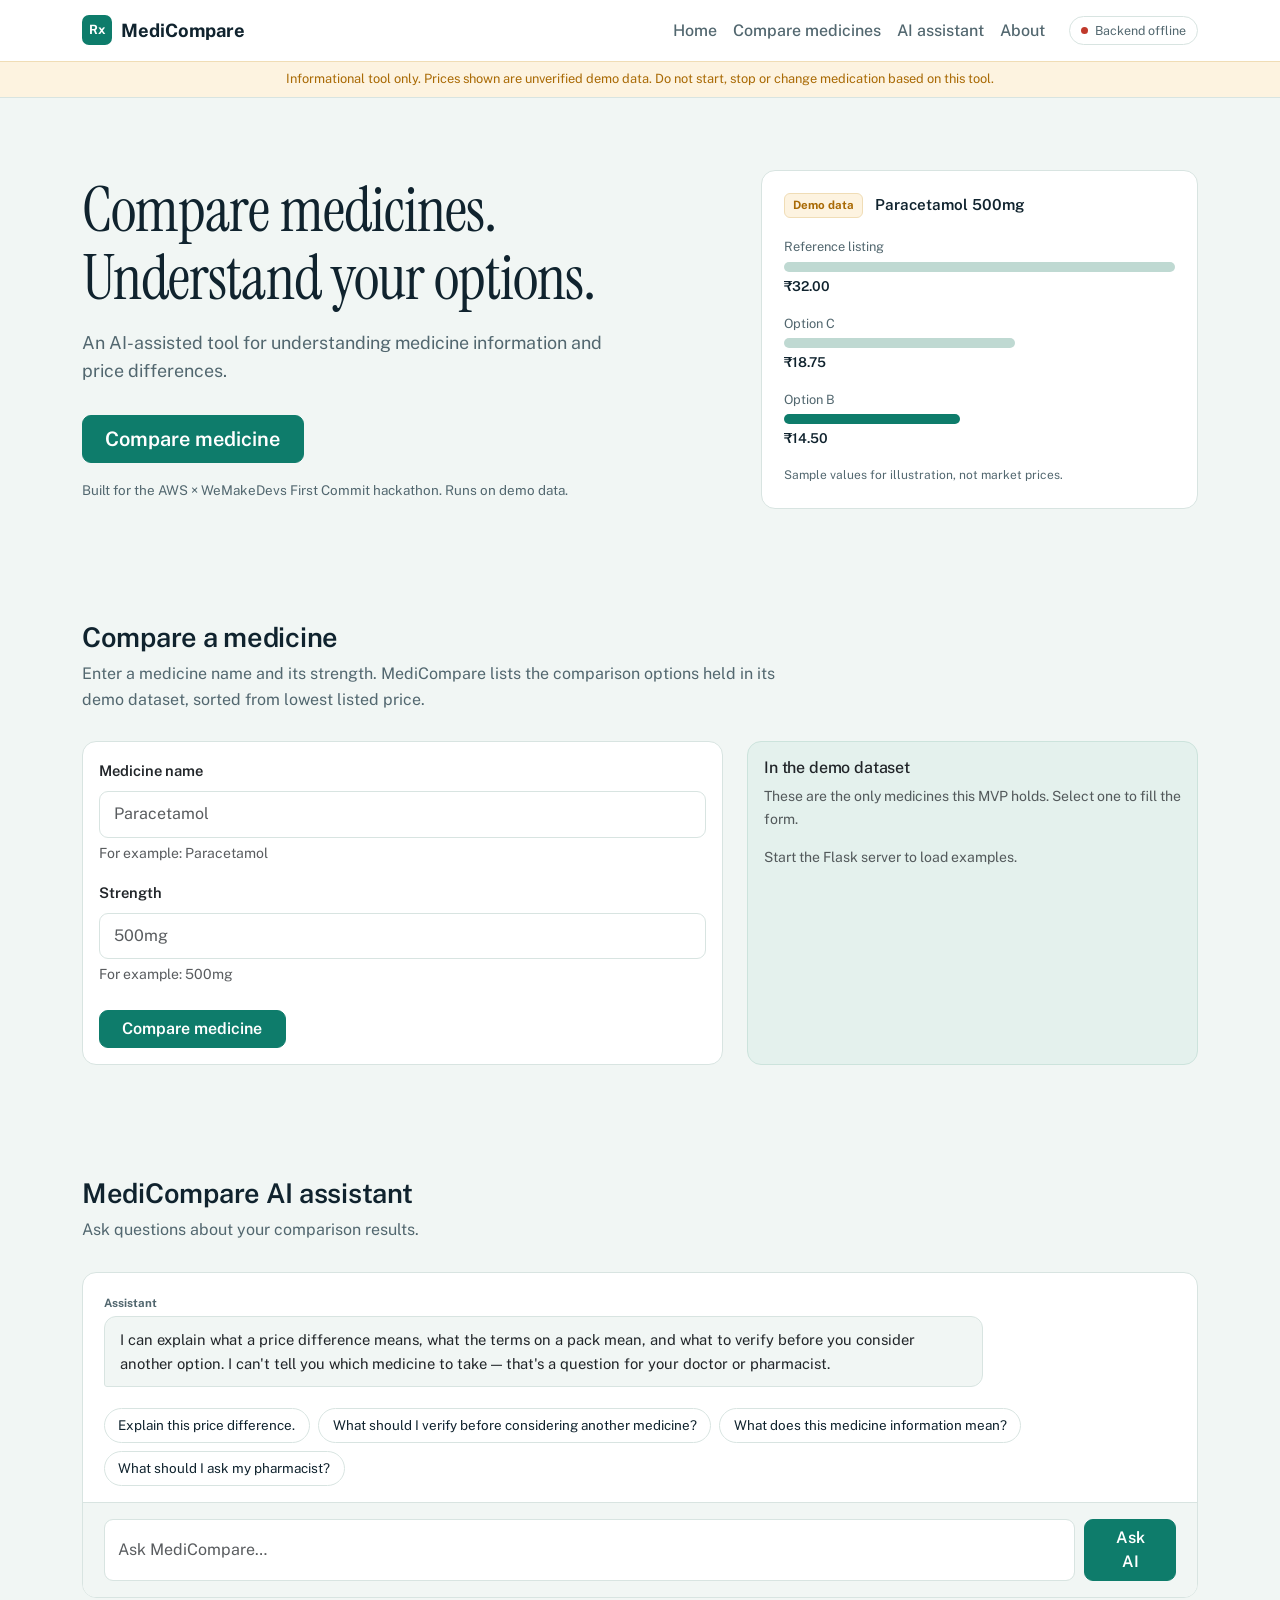
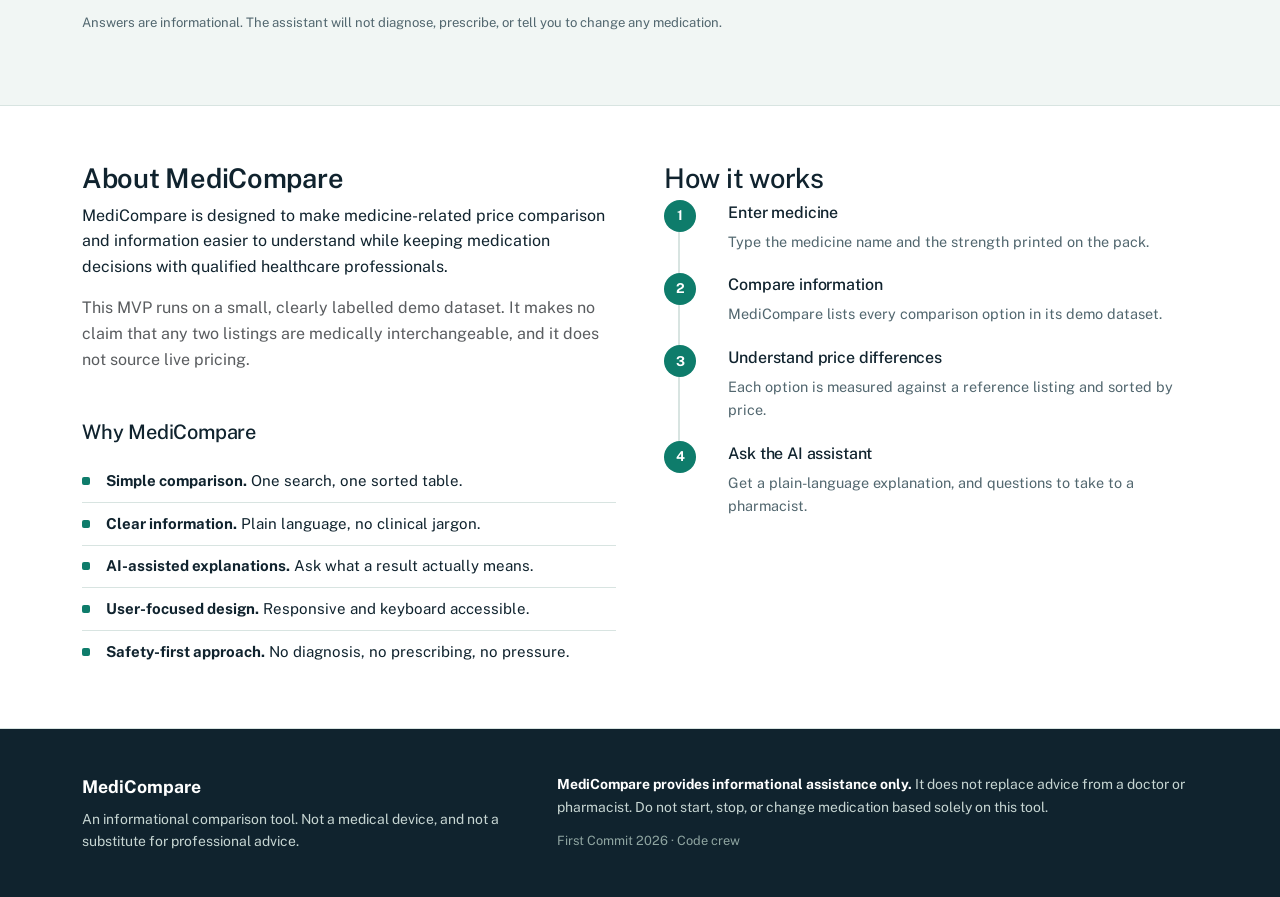
<file: index.html>
<!DOCTYPE html>
<html lang="en">
<head>
  <meta charset="UTF-8">
  <meta name="viewport" content="width=device-width, initial-scale=1">
  <title>MediCompare — Compare medicine information and price differences</title>
  <meta name="description" content="An AI-assisted tool for understanding medicine information and price differences. Informational only; it does not replace a doctor or pharmacist.">

  <link rel="preconnect" href="https://fonts.googleapis.com">
  <link rel="preconnect" href="https://fonts.gstatic.com" crossorigin>
  <link href="https://fonts.googleapis.com/css2?family=Instrument+Serif:ital@0;1&family=Public+Sans:wght@400;500;600;700&display=swap" rel="stylesheet">

  <link href="https://cdn.jsdelivr.net/npm/bootstrap@5.3.3/dist/css/bootstrap.min.css" rel="stylesheet">
  <link href="style.css" rel="stylesheet">
</head>
<body>

  <!-- Skip link for keyboard users -->
  <a class="skip-link" href="#main">Skip to main content</a>

  <header class="site-header">
    <nav class="navbar navbar-expand-lg" aria-label="Main navigation">
      <div class="container">
        <a class="navbar-brand" href="#home">
          <span class="brand-mark" aria-hidden="true">Rx</span>
          MediCompare
        </a>
        <button class="navbar-toggler" type="button" data-bs-toggle="collapse"
                data-bs-target="#mainNav" aria-controls="mainNav"
                aria-expanded="false" aria-label="Toggle navigation">
          <span class="navbar-toggler-icon"></span>
        </button>
        <div class="collapse navbar-collapse" id="mainNav">
          <ul class="navbar-nav ms-auto align-items-lg-center">
            <li class="nav-item"><a class="nav-link" href="#home">Home</a></li>
            <li class="nav-item"><a class="nav-link" href="#compare">Compare medicines</a></li>
            <li class="nav-item"><a class="nav-link" href="#assistant">AI assistant</a></li>
            <li class="nav-item"><a class="nav-link" href="#about">About</a></li>
            <li class="nav-item ms-lg-3">
              <span class="status-chip" id="backendStatus" role="status">
                <span class="status-dot" aria-hidden="true"></span>
                <span id="backendStatusText">Checking backend…</span>
              </span>
            </li>
          </ul>
        </div>
      </div>
    </nav>

    <!-- Stays visible at the top of every section -->
    <p class="header-disclaimer">
      Informational tool only. Prices shown are unverified demo data. Do not start,
      stop or change medication based on this tool.
    </p>
  </header>

  <main id="main">

    <!-- ============================= HERO ============================= -->
    <section id="home" class="hero">
      <div class="container">
        <div class="row align-items-center g-5">
          <div class="col-lg-7">
            <h1 class="hero-title">Compare medicines.<br>Understand your options.</h1>
            <p class="hero-subtitle">
              An AI-assisted tool for understanding medicine information and price differences.
            </p>
            <a class="btn btn-primary btn-lg" href="#compare">Compare medicine</a>
            <p class="hero-note">
              Built for the AWS × WeMakeDevs First Commit hackathon. Runs on demo data.
            </p>
          </div>
          <div class="col-lg-5">
            <figure class="hero-panel">
              <figcaption class="hero-panel-head">
                <span class="badge-demo">Demo data</span>
                <span>Paracetamol 500mg</span>
              </figcaption>
              <ul class="hero-bars">
                <li><span class="bar-label">Reference listing</span><span class="bar" style="width:100%"></span><span class="bar-price">₹32.00</span></li>
                <li><span class="bar-label">Option C</span><span class="bar" style="width:59%"></span><span class="bar-price">₹18.75</span></li>
                <li><span class="bar-label">Option B</span><span class="bar bar-low" style="width:45%"></span><span class="bar-price">₹14.50</span></li>
              </ul>
              <p class="hero-panel-foot">Sample values for illustration, not market prices.</p>
            </figure>
          </div>
        </div>
      </div>
    </section>

    <!-- =========================== SEARCH ============================ -->
    <section id="compare" class="section">
      <div class="container">
        <h2 class="section-title">Compare a medicine</h2>
        <p class="section-lead">
          Enter a medicine name and its strength. MediCompare lists the comparison
          options held in its demo dataset, sorted from lowest listed price.
        </p>

        <div class="row g-4">
          <div class="col-lg-7">
            <div class="card panel">
              <div class="card-body">
                <form id="compareForm" novalidate>
                  <div class="mb-3">
                    <label for="medicineInput" class="form-label">Medicine name</label>
                    <input type="text" class="form-control" id="medicineInput"
                           name="medicine" placeholder="Paracetamol"
                           autocomplete="off" aria-describedby="medicineHelp">
                    <div id="medicineHelp" class="form-text">For example: Paracetamol</div>
                  </div>

                  <div class="mb-4">
                    <label for="strengthInput" class="form-label">Strength</label>
                    <input type="text" class="form-control" id="strengthInput"
                           name="strength" placeholder="500mg"
                           autocomplete="off" aria-describedby="strengthHelp">
                    <div id="strengthHelp" class="form-text">For example: 500mg</div>
                  </div>

                  <button type="submit" class="btn btn-primary" id="compareButton">
                    <span class="spinner-border spinner-border-sm d-none" id="compareSpinner" aria-hidden="true"></span>
                    <span id="compareButtonText">Compare medicine</span>
                  </button>
                </form>

                <div id="compareMessage" class="alert mt-4 d-none" role="alert"></div>
              </div>
            </div>
          </div>

          <div class="col-lg-5">
            <div class="card panel panel-muted h-100">
              <div class="card-body">
                <h3 class="h6">In the demo dataset</h3>
                <p class="small text-muted">
                  These are the only medicines this MVP holds. Select one to fill the form.
                </p>
                <div id="exampleList" class="example-list">
                  <span class="small text-muted">Loading examples…</span>
                </div>
              </div>
            </div>
          </div>
        </div>
      </div>
    </section>

    <!-- =========================== RESULTS =========================== -->
    <section id="results" class="section section-alt d-none" aria-live="polite">
      <div class="container">

        <div class="results-head">
          <div>
            <h2 class="section-title mb-1" id="resultTitle">Comparison results</h2>
            <p class="section-lead mb-0" id="resultSubtitle">Demo comparison data</p>
          </div>
          <span class="badge-demo badge-demo-lg">Demo data</span>
        </div>

        <div class="notice-demo" id="resultNotice" role="note"></div>

        <!-- Savings summary -->
        <div class="row g-3 my-1" id="savingsRow">
          <div class="col-md-4">
            <div class="stat-card">
              <span class="stat-label">Reference price</span>
              <span class="stat-value" id="referencePrice">—</span>
              <span class="stat-meta" id="referenceOption">—</span>
            </div>
          </div>
          <div class="col-md-4">
            <div class="stat-card">
              <span class="stat-label">Lowest listed comparison price</span>
              <span class="stat-value" id="comparisonPrice">—</span>
              <span class="stat-meta" id="comparisonOption">—</span>
            </div>
          </div>
          <div class="col-md-4">
            <div class="stat-card stat-card-accent">
              <span class="stat-label">Potential difference</span>
              <span class="stat-value" id="potentialDifference">—</span>
              <span class="stat-meta">Arithmetic difference in demo data only</span>
            </div>
          </div>
        </div>

        <!-- Comparison table -->
        <div class="card panel mt-3">
          <div class="table-responsive">
            <table class="table table-hover align-middle mb-0">
              <caption class="visually-hidden">
                Demo comparison options sorted from lowest listed price to highest
              </caption>
              <thead>
                <tr>
                  <th scope="col">Comparison option</th>
                  <th scope="col">Price</th>
                  <th scope="col">Price difference</th>
                  <th scope="col">Potential savings</th>
                </tr>
              </thead>
              <tbody id="resultsBody"></tbody>
            </table>
          </div>
        </div>

        <!-- Per-option information -->
        <h3 class="h5 mt-5 mb-3">General information</h3>
        <div class="row g-3" id="infoCards"></div>

        <div class="disclaimer-block mt-4">
          <strong>Medical disclaimer.</strong>
          MediCompare provides informational assistance only. It does not replace advice
          from a doctor or pharmacist. Do not start, stop, or change medication based
          solely on this tool.
        </div>
      </div>
    </section>

    <!-- ========================= AI ASSISTANT ========================= -->
    <section id="assistant" class="section">
      <div class="container">
        <h2 class="section-title">MediCompare AI assistant</h2>
        <p class="section-lead">Ask questions about your comparison results.</p>

        <div class="card panel chat-panel">
          <div class="chat-log" id="chatLog" aria-live="polite" aria-label="Conversation">
            <div class="chat-msg chat-msg-ai">
              <span class="chat-role">Assistant</span>
              <p>
                I can explain what a price difference means, what the terms on a pack
                mean, and what to verify before you consider another option. I can't tell
                you which medicine to take — that's a question for your doctor or pharmacist.
              </p>
            </div>
          </div>

          <div class="chat-suggestions" id="chatSuggestions">
            <button type="button" class="chip">Explain this price difference.</button>
            <button type="button" class="chip">What should I verify before considering another medicine?</button>
            <button type="button" class="chip">What does this medicine information mean?</button>
            <button type="button" class="chip">What should I ask my pharmacist?</button>
          </div>

          <form id="chatForm" class="chat-form" novalidate>
            <label for="chatInput" class="visually-hidden">Your question</label>
            <input type="text" class="form-control" id="chatInput"
                   placeholder="Ask MediCompare…" autocomplete="off" maxlength="1000">
            <button type="submit" class="btn btn-primary" id="chatButton">
              <span class="spinner-border spinner-border-sm d-none" id="chatSpinner" aria-hidden="true"></span>
              <span id="chatButtonText">Ask AI</span>
            </button>
          </form>

          <div id="chatMessage" class="alert alert-warning m-3 mt-0 d-none" role="alert"></div>
        </div>

        <p class="chat-foot">
          Answers are informational. The assistant will not diagnose, prescribe, or tell
          you to change any medication.
        </p>
      </div>
    </section>

    <!-- ============================ ABOUT ============================= -->
    <section id="about" class="section section-alt">
      <div class="container">
        <div class="row g-5">
          <div class="col-lg-6">
            <h2 class="section-title">About MediCompare</h2>
            <p>
              MediCompare is designed to make medicine-related price comparison and
              information easier to understand while keeping medication decisions with
              qualified healthcare professionals.
            </p>
            <p class="text-muted">
              This MVP runs on a small, clearly labelled demo dataset. It makes no claim
              that any two listings are medically interchangeable, and it does not source
              live pricing.
            </p>

            <h3 class="h5 mt-5 mb-3">Why MediCompare</h3>
            <ul class="feature-list">
              <li><strong>Simple comparison.</strong> One search, one sorted table.</li>
              <li><strong>Clear information.</strong> Plain language, no clinical jargon.</li>
              <li><strong>AI-assisted explanations.</strong> Ask what a result actually means.</li>
              <li><strong>User-focused design.</strong> Responsive and keyboard accessible.</li>
              <li><strong>Safety-first approach.</strong> No diagnosis, no prescribing, no pressure.</li>
            </ul>
          </div>

          <div class="col-lg-6">
            <h3 class="section-title h2">How it works</h3>
            <ol class="steps">
              <li>
                <h4 class="h6">Enter medicine</h4>
                <p>Type the medicine name and the strength printed on the pack.</p>
              </li>
              <li>
                <h4 class="h6">Compare information</h4>
                <p>MediCompare lists every comparison option in its demo dataset.</p>
              </li>
              <li>
                <h4 class="h6">Understand price differences</h4>
                <p>Each option is measured against a reference listing and sorted by price.</p>
              </li>
              <li>
                <h4 class="h6">Ask the AI assistant</h4>
                <p>Get a plain-language explanation, and questions to take to a pharmacist.</p>
              </li>
            </ol>
          </div>
        </div>
      </div>
    </section>
  </main>

  <footer class="site-footer">
    <div class="container">
      <div class="row g-4 align-items-start">
        <div class="col-md-5">
          <p class="footer-brand">MediCompare</p>
          <p class="footer-text">
            An informational comparison tool. Not a medical device, and not a substitute
            for professional advice.
          </p>
        </div>
        <div class="col-md-7">
          <p class="footer-text">
            <strong>MediCompare provides informational assistance only.</strong>
            It does not replace advice from a doctor or pharmacist. Do not start, stop,
            or change medication based solely on this tool.
          </p>
          <p class="footer-meta">First Commit 2026 · Code crew</p>
        </div>
      </div>
    </div>
  </footer>

  <script src="https://cdn.jsdelivr.net/npm/bootstrap@5.3.3/dist/js/bootstrap.bundle.min.js"></script>
  <script src="script.js"></script>
</body>
</html>
</file>
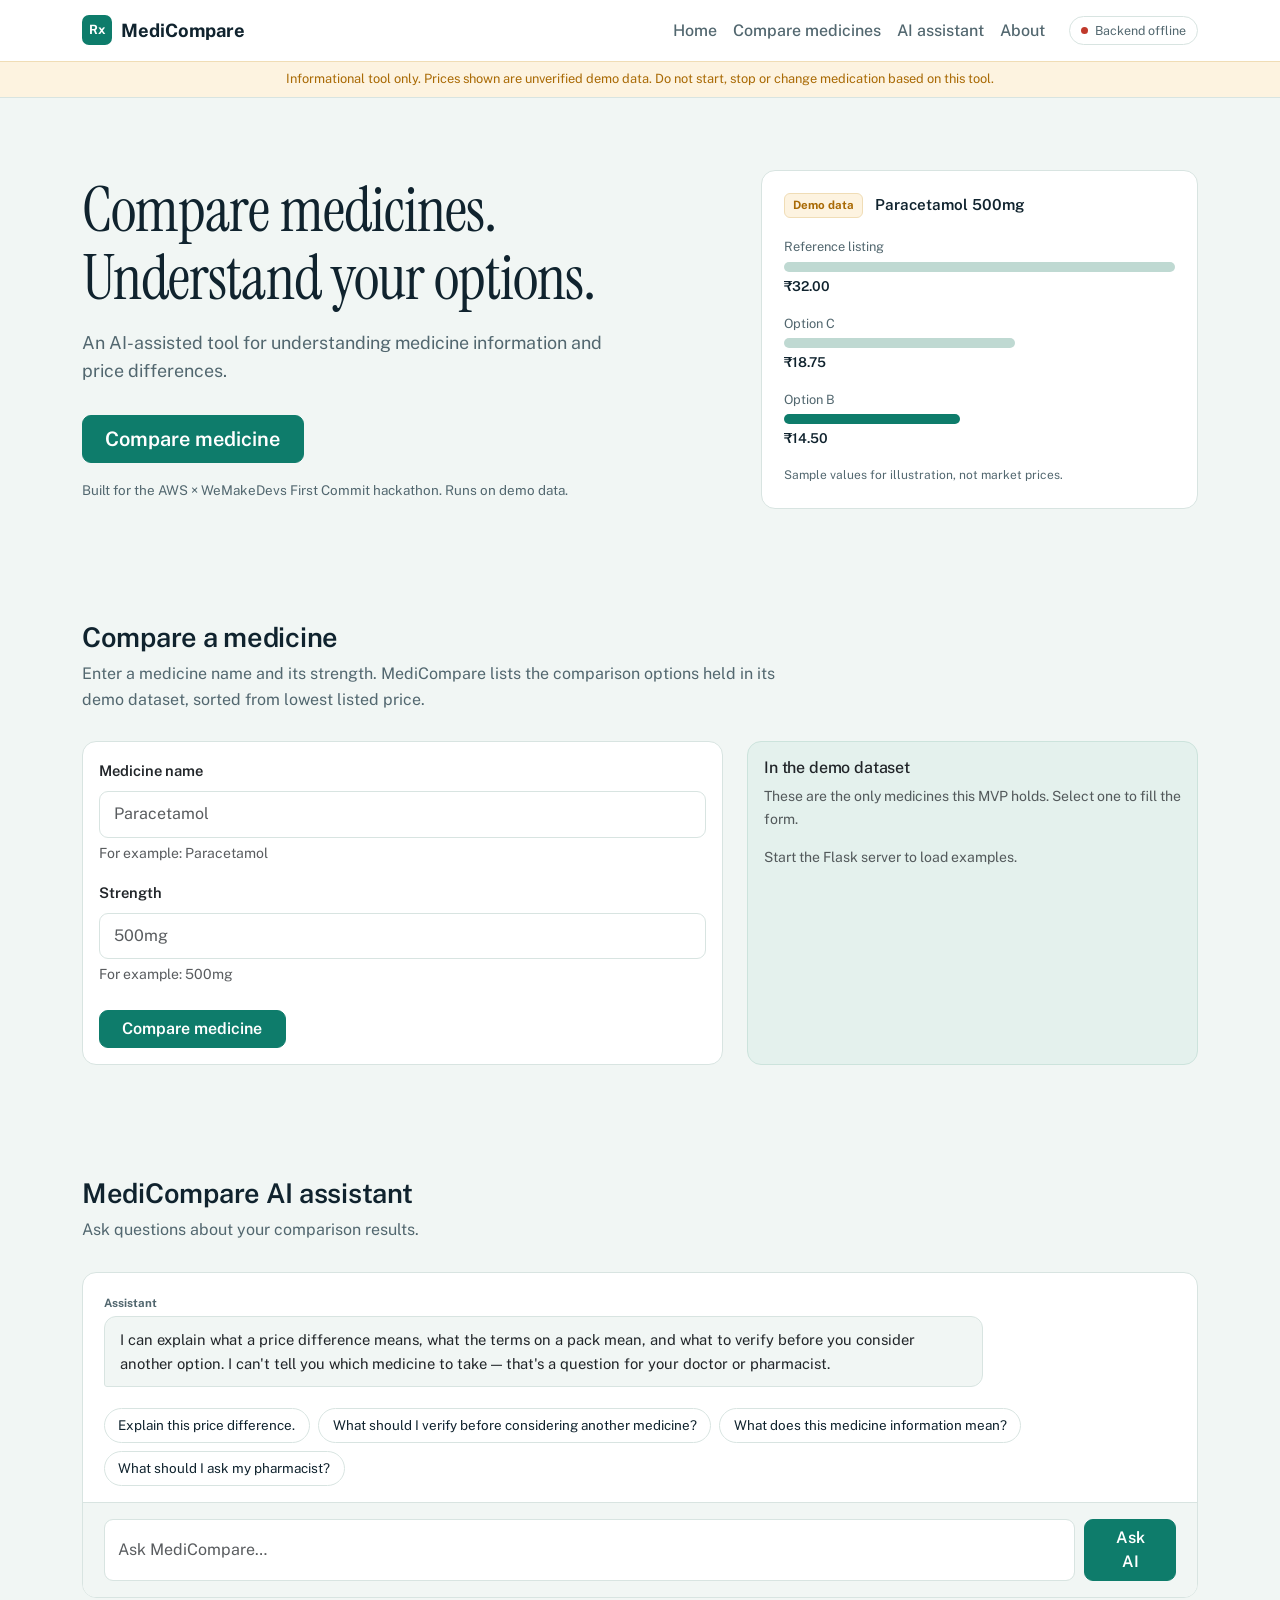
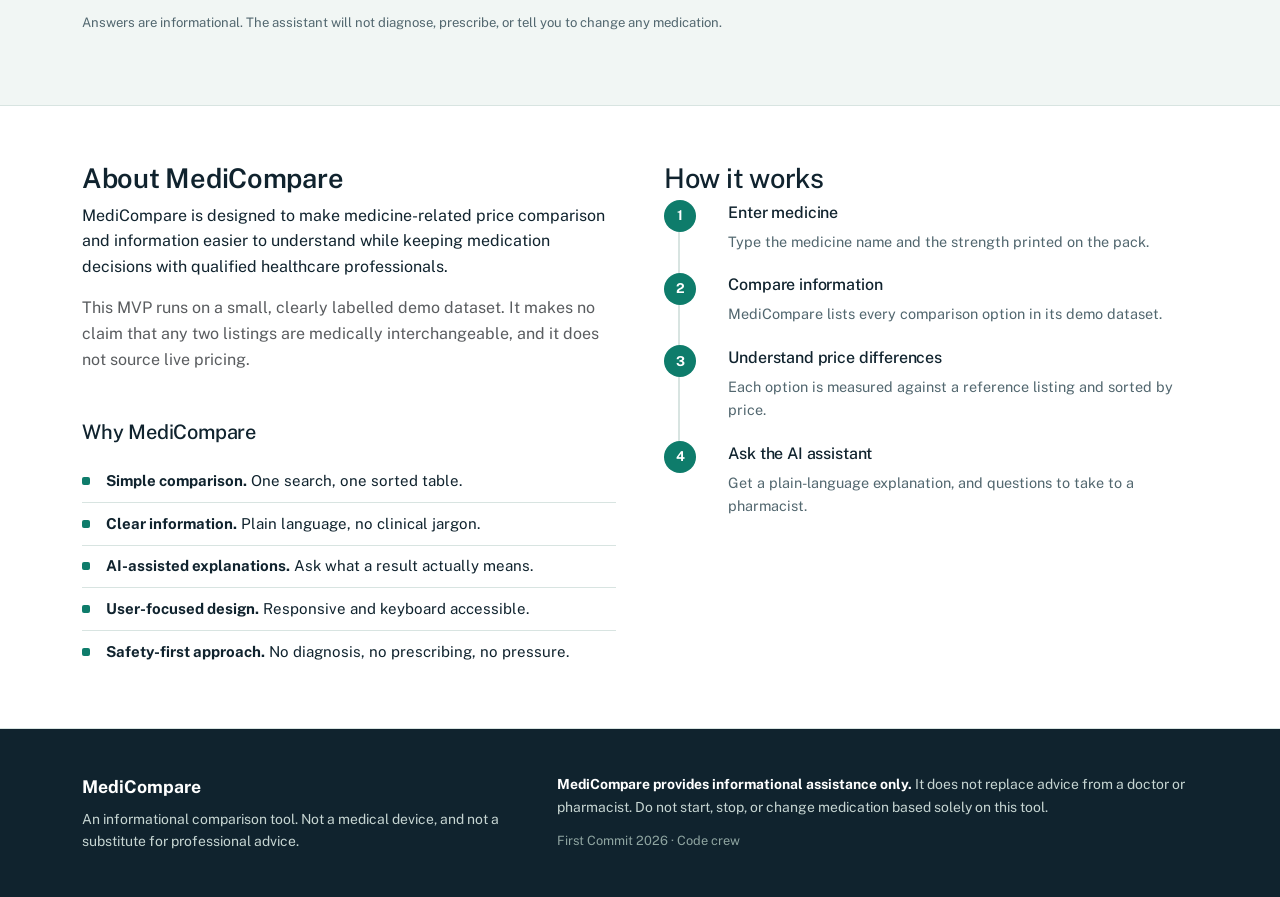
<file: frontend/index.html>
<!DOCTYPE html>
<html lang="en">
<head>
  <meta charset="UTF-8">
  <meta name="viewport" content="width=device-width, initial-scale=1">
  <title>MediCompare — Compare medicine information and price differences</title>
  <meta name="description" content="An AI-assisted tool for understanding medicine information and price differences. Informational only; it does not replace a doctor or pharmacist.">

  <link rel="preconnect" href="https://fonts.googleapis.com">
  <link rel="preconnect" href="https://fonts.gstatic.com" crossorigin>
  <link href="https://fonts.googleapis.com/css2?family=Instrument+Serif:ital@0;1&family=Public+Sans:wght@400;500;600;700&display=swap" rel="stylesheet">

  <link href="https://cdn.jsdelivr.net/npm/bootstrap@5.3.3/dist/css/bootstrap.min.css" rel="stylesheet">
  <link href="style.css" rel="stylesheet">
</head>
<body>

  <!-- Skip link for keyboard users -->
  <a class="skip-link" href="#main">Skip to main content</a>

  <header class="site-header">
    <nav class="navbar navbar-expand-lg" aria-label="Main navigation">
      <div class="container">
        <a class="navbar-brand" href="#home">
          <span class="brand-mark" aria-hidden="true">Rx</span>
          MediCompare
        </a>
        <button class="navbar-toggler" type="button" data-bs-toggle="collapse"
                data-bs-target="#mainNav" aria-controls="mainNav"
                aria-expanded="false" aria-label="Toggle navigation">
          <span class="navbar-toggler-icon"></span>
        </button>
        <div class="collapse navbar-collapse" id="mainNav">
          <ul class="navbar-nav ms-auto align-items-lg-center">
            <li class="nav-item"><a class="nav-link" href="#home">Home</a></li>
            <li class="nav-item"><a class="nav-link" href="#compare">Compare medicines</a></li>
            <li class="nav-item"><a class="nav-link" href="#assistant">AI assistant</a></li>
            <li class="nav-item"><a class="nav-link" href="#about">About</a></li>
            <li class="nav-item ms-lg-3">
              <span class="status-chip" id="backendStatus" role="status">
                <span class="status-dot" aria-hidden="true"></span>
                <span id="backendStatusText">Checking backend…</span>
              </span>
            </li>
          </ul>
        </div>
      </div>
    </nav>

    <!-- Stays visible at the top of every section -->
    <p class="header-disclaimer">
      Informational tool only. Prices shown are unverified demo data. Do not start,
      stop or change medication based on this tool.
    </p>
  </header>

  <main id="main">

    <!-- ============================= HERO ============================= -->
    <section id="home" class="hero">
      <div class="container">
        <div class="row align-items-center g-5">
          <div class="col-lg-7">
            <h1 class="hero-title">Compare medicines.<br>Understand your options.</h1>
            <p class="hero-subtitle">
              An AI-assisted tool for understanding medicine information and price differences.
            </p>
            <a class="btn btn-primary btn-lg" href="#compare">Compare medicine</a>
            <p class="hero-note">
              Built for the AWS × WeMakeDevs First Commit hackathon. Runs on demo data.
            </p>
          </div>
          <div class="col-lg-5">
            <figure class="hero-panel">
              <figcaption class="hero-panel-head">
                <span class="badge-demo">Demo data</span>
                <span>Paracetamol 500mg</span>
              </figcaption>
              <ul class="hero-bars">
                <li><span class="bar-label">Reference listing</span><span class="bar" style="width:100%"></span><span class="bar-price">₹32.00</span></li>
                <li><span class="bar-label">Option C</span><span class="bar" style="width:59%"></span><span class="bar-price">₹18.75</span></li>
                <li><span class="bar-label">Option B</span><span class="bar bar-low" style="width:45%"></span><span class="bar-price">₹14.50</span></li>
              </ul>
              <p class="hero-panel-foot">Sample values for illustration, not market prices.</p>
            </figure>
          </div>
        </div>
      </div>
    </section>

    <!-- =========================== SEARCH ============================ -->
    <section id="compare" class="section">
      <div class="container">
        <h2 class="section-title">Compare a medicine</h2>
        <p class="section-lead">
          Enter a medicine name and its strength. MediCompare lists the comparison
          options held in its demo dataset, sorted from lowest listed price.
        </p>

        <div class="row g-4">
          <div class="col-lg-7">
            <div class="card panel">
              <div class="card-body">
                <form id="compareForm" novalidate>
                  <div class="mb-3">
                    <label for="medicineInput" class="form-label">Medicine name</label>
                    <input type="text" class="form-control" id="medicineInput"
                           name="medicine" placeholder="Paracetamol"
                           autocomplete="off" aria-describedby="medicineHelp">
                    <div id="medicineHelp" class="form-text">For example: Paracetamol</div>
                  </div>

                  <div class="mb-4">
                    <label for="strengthInput" class="form-label">Strength</label>
                    <input type="text" class="form-control" id="strengthInput"
                           name="strength" placeholder="500mg"
                           autocomplete="off" aria-describedby="strengthHelp">
                    <div id="strengthHelp" class="form-text">For example: 500mg</div>
                  </div>

                  <button type="submit" class="btn btn-primary" id="compareButton">
                    <span class="spinner-border spinner-border-sm d-none" id="compareSpinner" aria-hidden="true"></span>
                    <span id="compareButtonText">Compare medicine</span>
                  </button>
                </form>

                <div id="compareMessage" class="alert mt-4 d-none" role="alert"></div>
              </div>
            </div>
          </div>

          <div class="col-lg-5">
            <div class="card panel panel-muted h-100">
              <div class="card-body">
                <h3 class="h6">In the demo dataset</h3>
                <p class="small text-muted">
                  These are the only medicines this MVP holds. Select one to fill the form.
                </p>
                <div id="exampleList" class="example-list">
                  <span class="small text-muted">Loading examples…</span>
                </div>
              </div>
            </div>
          </div>
        </div>
      </div>
    </section>

    <!-- =========================== RESULTS =========================== -->
    <section id="results" class="section section-alt d-none" aria-live="polite">
      <div class="container">

        <div class="results-head">
          <div>
            <h2 class="section-title mb-1" id="resultTitle">Comparison results</h2>
            <p class="section-lead mb-0" id="resultSubtitle">Demo comparison data</p>
          </div>
          <span class="badge-demo badge-demo-lg">Demo data</span>
        </div>

        <div class="notice-demo" id="resultNotice" role="note"></div>

        <!-- Savings summary -->
        <div class="row g-3 my-1" id="savingsRow">
          <div class="col-md-4">
            <div class="stat-card">
              <span class="stat-label">Reference price</span>
              <span class="stat-value" id="referencePrice">—</span>
              <span class="stat-meta" id="referenceOption">—</span>
            </div>
          </div>
          <div class="col-md-4">
            <div class="stat-card">
              <span class="stat-label">Lowest listed comparison price</span>
              <span class="stat-value" id="comparisonPrice">—</span>
              <span class="stat-meta" id="comparisonOption">—</span>
            </div>
          </div>
          <div class="col-md-4">
            <div class="stat-card stat-card-accent">
              <span class="stat-label">Potential difference</span>
              <span class="stat-value" id="potentialDifference">—</span>
              <span class="stat-meta">Arithmetic difference in demo data only</span>
            </div>
          </div>
        </div>

        <!-- Comparison table -->
        <div class="card panel mt-3">
          <div class="table-responsive">
            <table class="table table-hover align-middle mb-0">
              <caption class="visually-hidden">
                Demo comparison options sorted from lowest listed price to highest
              </caption>
              <thead>
                <tr>
                  <th scope="col">Comparison option</th>
                  <th scope="col">Price</th>
                  <th scope="col">Price difference</th>
                  <th scope="col">Potential savings</th>
                </tr>
              </thead>
              <tbody id="resultsBody"></tbody>
            </table>
          </div>
        </div>

        <!-- Per-option information -->
        <h3 class="h5 mt-5 mb-3">General information</h3>
        <div class="row g-3" id="infoCards"></div>

        <div class="disclaimer-block mt-4">
          <strong>Medical disclaimer.</strong>
          MediCompare provides informational assistance only. It does not replace advice
          from a doctor or pharmacist. Do not start, stop, or change medication based
          solely on this tool.
        </div>
      </div>
    </section>

    <!-- ========================= AI ASSISTANT ========================= -->
    <section id="assistant" class="section">
      <div class="container">
        <h2 class="section-title">MediCompare AI assistant</h2>
        <p class="section-lead">Ask questions about your comparison results.</p>

        <div class="card panel chat-panel">
          <div class="chat-log" id="chatLog" aria-live="polite" aria-label="Conversation">
            <div class="chat-msg chat-msg-ai">
              <span class="chat-role">Assistant</span>
              <p>
                I can explain what a price difference means, what the terms on a pack
                mean, and what to verify before you consider another option. I can't tell
                you which medicine to take — that's a question for your doctor or pharmacist.
              </p>
            </div>
          </div>

          <div class="chat-suggestions" id="chatSuggestions">
            <button type="button" class="chip">Explain this price difference.</button>
            <button type="button" class="chip">What should I verify before considering another medicine?</button>
            <button type="button" class="chip">What does this medicine information mean?</button>
            <button type="button" class="chip">What should I ask my pharmacist?</button>
          </div>

          <form id="chatForm" class="chat-form" novalidate>
            <label for="chatInput" class="visually-hidden">Your question</label>
            <input type="text" class="form-control" id="chatInput"
                   placeholder="Ask MediCompare…" autocomplete="off" maxlength="1000">
            <button type="submit" class="btn btn-primary" id="chatButton">
              <span class="spinner-border spinner-border-sm d-none" id="chatSpinner" aria-hidden="true"></span>
              <span id="chatButtonText">Ask AI</span>
            </button>
          </form>

          <div id="chatMessage" class="alert alert-warning m-3 mt-0 d-none" role="alert"></div>
        </div>

        <p class="chat-foot">
          Answers are informational. The assistant will not diagnose, prescribe, or tell
          you to change any medication.
        </p>
      </div>
    </section>

    <!-- ============================ ABOUT ============================= -->
    <section id="about" class="section section-alt">
      <div class="container">
        <div class="row g-5">
          <div class="col-lg-6">
            <h2 class="section-title">About MediCompare</h2>
            <p>
              MediCompare is designed to make medicine-related price comparison and
              information easier to understand while keeping medication decisions with
              qualified healthcare professionals.
            </p>
            <p class="text-muted">
              This MVP runs on a small, clearly labelled demo dataset. It makes no claim
              that any two listings are medically interchangeable, and it does not source
              live pricing.
            </p>

            <h3 class="h5 mt-5 mb-3">Why MediCompare</h3>
            <ul class="feature-list">
              <li><strong>Simple comparison.</strong> One search, one sorted table.</li>
              <li><strong>Clear information.</strong> Plain language, no clinical jargon.</li>
              <li><strong>AI-assisted explanations.</strong> Ask what a result actually means.</li>
              <li><strong>User-focused design.</strong> Responsive and keyboard accessible.</li>
              <li><strong>Safety-first approach.</strong> No diagnosis, no prescribing, no pressure.</li>
            </ul>
          </div>

          <div class="col-lg-6">
            <h3 class="section-title h2">How it works</h3>
            <ol class="steps">
              <li>
                <h4 class="h6">Enter medicine</h4>
                <p>Type the medicine name and the strength printed on the pack.</p>
              </li>
              <li>
                <h4 class="h6">Compare information</h4>
                <p>MediCompare lists every comparison option in its demo dataset.</p>
              </li>
              <li>
                <h4 class="h6">Understand price differences</h4>
                <p>Each option is measured against a reference listing and sorted by price.</p>
              </li>
              <li>
                <h4 class="h6">Ask the AI assistant</h4>
                <p>Get a plain-language explanation, and questions to take to a pharmacist.</p>
              </li>
            </ol>
          </div>
        </div>
      </div>
    </section>
  </main>

  <footer class="site-footer">
    <div class="container">
      <div class="row g-4 align-items-start">
        <div class="col-md-5">
          <p class="footer-brand">MediCompare</p>
          <p class="footer-text">
            An informational comparison tool. Not a medical device, and not a substitute
            for professional advice.
          </p>
        </div>
        <div class="col-md-7">
          <p class="footer-text">
            <strong>MediCompare provides informational assistance only.</strong>
            It does not replace advice from a doctor or pharmacist. Do not start, stop,
            or change medication based solely on this tool.
          </p>
          <p class="footer-meta">First Commit 2026 · Code crew</p>
        </div>
      </div>
    </div>
  </footer>

  <script src="https://cdn.jsdelivr.net/npm/bootstrap@5.3.3/dist/js/bootstrap.bundle.min.js"></script>
  <script src="script.js"></script>
</body>
</html>
</file>
<file: style.css>
/* ==========================================================================
   MediCompare — style.css
   A small layer on top of Bootstrap 5. Colours, type and a few components.
   ========================================================================== */

:root {
  --ink:        #10232E;   /* headings and body text */
  --ink-soft:   #52676F;   /* secondary text */
  --page:       #F1F6F4;   /* page background */
  --surface:    #FFFFFF;   /* cards */
  --line:       #D8E4E1;   /* borders */
  --teal:       #0E7C6B;   /* primary action */
  --teal-dark:  #0A5E51;
  --teal-wash:  #E4F1ED;
  --amber:      #A96A05;   /* demo-data / caution */
  --amber-wash: #FDF3E0;
}

/* ----------------------------- Base ------------------------------------ */

body {
  font-family: "Public Sans", system-ui, -apple-system, "Segoe UI", sans-serif;
  color: var(--ink);
  background: var(--page);
  line-height: 1.6;
}

h1, h2, h3, h4 { color: var(--ink); font-weight: 600; letter-spacing: -0.01em; }

a { color: var(--teal-dark); }

/* Visible focus for keyboard users, everywhere. */
a:focus-visible,
button:focus-visible,
input:focus-visible,
.chip:focus-visible {
  outline: 3px solid var(--teal);
  outline-offset: 2px;
}

.skip-link {
  position: absolute; left: -9999px; top: 0; z-index: 1100;
  background: var(--ink); color: #fff; padding: .75rem 1rem;
}
.skip-link:focus { left: 0; }

@media (prefers-reduced-motion: reduce) {
  * { animation: none !important; transition: none !important; }
}

/* ---------------------------- Header ----------------------------------- */

.site-header {
  position: sticky; top: 0; z-index: 1030;
  background: var(--surface);
  border-bottom: 1px solid var(--line);
}

.navbar { padding-top: .6rem; padding-bottom: .6rem; }

.navbar-brand {
  display: flex; align-items: center; gap: .55rem;
  font-weight: 700; font-size: 1.15rem; color: var(--ink);
}

.brand-mark {
  display: grid; place-items: center;
  width: 30px; height: 30px; border-radius: 7px;
  background: var(--teal); color: #fff;
  font-size: .8rem; font-weight: 700;
}

.nav-link { color: var(--ink-soft); font-weight: 500; }
.nav-link:hover, .nav-link:focus { color: var(--teal-dark); }

.status-chip {
  display: inline-flex; align-items: center; gap: .4rem;
  font-size: .78rem; color: var(--ink-soft);
  border: 1px solid var(--line); border-radius: 999px;
  padding: .2rem .7rem; white-space: nowrap;
}
.status-dot {
  width: 7px; height: 7px; border-radius: 50%; background: #B9C6C3;
}
.status-chip.is-online .status-dot { background: var(--teal); }
.status-chip.is-offline .status-dot { background: #C0392B; }

/* The disclaimer strip rides along with the sticky header. */
.header-disclaimer {
  margin: 0; padding: .45rem 1rem;
  background: var(--amber-wash);
  border-top: 1px solid #F0DDB6;
  color: var(--amber);
  font-size: .8rem; text-align: center;
}

/* ----------------------------- Hero ------------------------------------ */

.hero { padding: 4.5rem 0 3.5rem; }

.hero-title {
  font-family: "Instrument Serif", Georgia, serif;
  font-weight: 400;
  font-size: clamp(2.4rem, 5.5vw, 3.9rem);
  line-height: 1.08;
  letter-spacing: -0.015em;
  margin-bottom: 1.1rem;
}

.hero-subtitle {
  font-size: 1.12rem; color: var(--ink-soft);
  max-width: 34rem; margin-bottom: 1.8rem;
}

.hero-note {
  margin-top: 1.1rem; margin-bottom: 0;
  font-size: .84rem; color: var(--ink-soft);
}

/* Illustrative price panel in the hero. Static, sample values. */
.hero-panel {
  background: var(--surface);
  border: 1px solid var(--line);
  border-radius: 14px;
  padding: 1.4rem;
  margin: 0;
}

.hero-panel-head {
  display: flex; align-items: center; gap: .7rem;
  font-weight: 600; font-size: .95rem;
  margin-bottom: 1.2rem;
}

.hero-bars { list-style: none; margin: 0; padding: 0; }

.hero-bars li {
  display: grid;
  grid-template-columns: 1fr;
  gap: .25rem;
  margin-bottom: 1rem;
}

.bar-label { font-size: .8rem; color: var(--ink-soft); }

.bar {
  display: block; height: 10px; border-radius: 5px;
  background: #BFD9D2;
}
.bar-low { background: var(--teal); }

.bar-price { font-size: .85rem; font-weight: 600; }

.hero-panel-foot {
  margin: .2rem 0 0; font-size: .75rem; color: var(--ink-soft);
}

/* --------------------------- Sections ---------------------------------- */

.section { padding: 3.5rem 0; }
.section-alt { background: var(--surface); border-block: 1px solid var(--line); }

.section-title { font-size: 1.7rem; margin-bottom: .5rem; }

.section-lead {
  color: var(--ink-soft); max-width: 46rem; margin-bottom: 1.8rem;
}

/* ----------------------------- Cards ----------------------------------- */

.panel {
  border: 1px solid var(--line);
  border-radius: 14px;
  background: var(--surface);
  box-shadow: none;
}
.panel-muted { background: var(--teal-wash); border-color: #CCE3DC; }

.form-label { font-weight: 600; font-size: .92rem; }

.form-control {
  border: 1px solid var(--line);
  border-radius: 9px;
  padding: .65rem .85rem;
}
.form-control:focus {
  border-color: var(--teal);
  box-shadow: 0 0 0 3px rgba(14, 124, 107, .15);
}

.btn-primary {
  --bs-btn-bg: var(--teal);
  --bs-btn-border-color: var(--teal);
  --bs-btn-hover-bg: var(--teal-dark);
  --bs-btn-hover-border-color: var(--teal-dark);
  --bs-btn-active-bg: var(--teal-dark);
  --bs-btn-active-border-color: var(--teal-dark);
  --bs-btn-disabled-bg: #8FB5AD;
  --bs-btn-disabled-border-color: #8FB5AD;
  font-weight: 600;
  border-radius: 9px;
  padding-inline: 1.4rem;
}

/* Example medicines in the demo dataset */
.example-list { display: flex; flex-wrap: wrap; gap: .5rem; }

.chip {
  background: var(--surface);
  border: 1px solid var(--line);
  border-radius: 999px;
  padding: .35rem .85rem;
  font-size: .84rem;
  color: var(--ink);
  cursor: pointer;
  text-align: left;
}
.chip:hover { border-color: var(--teal); color: var(--teal-dark); }

/* --------------------------- Results ----------------------------------- */

.results-head {
  display: flex; flex-wrap: wrap; gap: 1rem;
  align-items: flex-start; justify-content: space-between;
  margin-bottom: 1.2rem;
}

.badge-demo {
  display: inline-block;
  background: var(--amber-wash);
  border: 1px solid #F0DDB6;
  color: var(--amber);
  border-radius: 6px;
  padding: .15rem .5rem;
  font-size: .72rem; font-weight: 700;
}
.badge-demo-lg { font-size: .8rem; padding: .3rem .75rem; }

.notice-demo {
  background: var(--amber-wash);
  border: 1px solid #F0DDB6;
  color: var(--amber);
  border-radius: 10px;
  padding: .7rem 1rem;
  font-size: .88rem;
}

.stat-card {
  height: 100%;
  background: var(--surface);
  border: 1px solid var(--line);
  border-radius: 14px;
  padding: 1.1rem 1.2rem;
  display: flex; flex-direction: column; gap: .2rem;
}
.stat-card-accent { background: var(--teal-wash); border-color: #CCE3DC; }

.stat-label { font-size: .82rem; color: var(--ink-soft); }
.stat-value { font-size: 1.75rem; font-weight: 700; line-height: 1.2; }
.stat-meta  { font-size: .76rem; color: var(--ink-soft); }

.table > :not(caption) > * > * { padding: .85rem 1rem; }
.table thead th {
  font-size: .78rem; color: var(--ink-soft); font-weight: 600;
  border-bottom: 1px solid var(--line);
}
.table tbody tr.is-lowest { background: var(--teal-wash); }
.option-name { font-weight: 600; }
.option-tag {
  display: inline-block; margin-left: .4rem;
  font-size: .68rem; font-weight: 700;
  color: var(--teal-dark); background: var(--teal-wash);
  border-radius: 5px; padding: .1rem .4rem;
}

.info-card {
  height: 100%;
  background: var(--surface);
  border: 1px solid var(--line);
  border-radius: 12px;
  padding: 1rem 1.1rem;
}
.info-card h4 { font-size: .92rem; margin-bottom: .4rem; }
.info-card p { font-size: .87rem; color: var(--ink-soft); margin: 0; }

.disclaimer-block {
  border-left: 4px solid var(--teal);
  background: var(--teal-wash);
  border-radius: 0 10px 10px 0;
  padding: 1rem 1.2rem;
  font-size: .9rem;
}

/* ----------------------------- Chat ------------------------------------ */

.chat-panel { overflow: hidden; }

.chat-log {
  padding: 1.3rem;
  max-height: 27rem;
  overflow-y: auto;
  display: flex; flex-direction: column; gap: 1rem;
}

.chat-msg { max-width: 82%; }
.chat-msg p { margin: 0; font-size: .92rem; }

.chat-role {
  display: block; font-size: .72rem; font-weight: 700;
  color: var(--ink-soft); margin-bottom: .25rem;
}

.chat-msg-user {
  align-self: flex-end; text-align: right;
}
.chat-msg-user p {
  background: var(--teal); color: #fff;
  border-radius: 12px 12px 3px 12px;
  padding: .7rem .95rem; display: inline-block; text-align: left;
}

.chat-msg-ai p {
  background: var(--page);
  border: 1px solid var(--line);
  border-radius: 12px 12px 12px 3px;
  padding: .7rem .95rem;
}

.chat-source {
  display: block; margin-top: .35rem;
  font-size: .72rem; color: var(--ink-soft);
}

.chat-suggestions {
  display: flex; flex-wrap: wrap; gap: .5rem;
  padding: 0 1.3rem 1rem;
}

.chat-form {
  display: flex; gap: .6rem;
  padding: 1rem 1.3rem;
  border-top: 1px solid var(--line);
  background: var(--page);
}

.chat-foot {
  margin-top: .9rem; font-size: .82rem; color: var(--ink-soft);
}

/* Typing indicator */
.chat-typing p::after {
  content: "…";
  animation: dots 1.2s steps(4, end) infinite;
}
@keyframes dots { 0% { opacity: .3 } 50% { opacity: 1 } 100% { opacity: .3 } }

/* ------------------------ About / steps -------------------------------- */

.feature-list { list-style: none; padding: 0; margin: 0; }
.feature-list li {
  padding: .55rem 0 .55rem 1.5rem;
  border-bottom: 1px solid var(--line);
  position: relative; font-size: .94rem;
}
.feature-list li::before {
  content: ""; position: absolute; left: 0; top: 1.05rem;
  width: 8px; height: 8px; border-radius: 2px; background: var(--teal);
}
.feature-list li:last-child { border-bottom: 0; }

/* Numbered because these really are sequential steps. */
.steps { list-style: none; counter-reset: step; padding: 0; margin: 0; }
.steps li {
  counter-increment: step;
  position: relative;
  padding: 0 0 1.4rem 3rem;
  border-left: 2px solid var(--line);
  margin-left: .9rem;
}
.steps li:last-child { border-left-color: transparent; padding-bottom: 0; }
.steps li::before {
  content: counter(step);
  position: absolute; left: -1rem; top: -.15rem;
  width: 2rem; height: 2rem; border-radius: 50%;
  background: var(--teal); color: #fff;
  display: grid; place-items: center;
  font-size: .85rem; font-weight: 700;
}
.steps p { color: var(--ink-soft); font-size: .9rem; margin: .2rem 0 0; }

/* ---------------------------- Footer ----------------------------------- */

.site-footer {
  background: var(--ink); color: #C7D6D3;
  padding: 2.75rem 0 2rem;
}
.footer-brand { font-weight: 700; color: #fff; font-size: 1.1rem; margin-bottom: .4rem; }
.footer-text { font-size: .87rem; margin-bottom: .8rem; }
.footer-text strong { color: #fff; }
.footer-meta { font-size: .8rem; color: #8FA5A1; margin: 0; }

/* --------------------------- Responsive -------------------------------- */

@media (max-width: 575.98px) {
  .hero { padding: 2.5rem 0; }
  .section { padding: 2.5rem 0; }
  .chat-msg { max-width: 95%; }
  .chat-form { flex-direction: column; }
  .stat-value { font-size: 1.5rem; }
}
</file>
<file: frontend/style.css>
/* ==========================================================================
   MediCompare — style.css
   A small layer on top of Bootstrap 5. Colours, type and a few components.
   ========================================================================== */

:root {
  --ink:        #10232E;   /* headings and body text */
  --ink-soft:   #52676F;   /* secondary text */
  --page:       #F1F6F4;   /* page background */
  --surface:    #FFFFFF;   /* cards */
  --line:       #D8E4E1;   /* borders */
  --teal:       #0E7C6B;   /* primary action */
  --teal-dark:  #0A5E51;
  --teal-wash:  #E4F1ED;
  --amber:      #A96A05;   /* demo-data / caution */
  --amber-wash: #FDF3E0;
}

/* ----------------------------- Base ------------------------------------ */

body {
  font-family: "Public Sans", system-ui, -apple-system, "Segoe UI", sans-serif;
  color: var(--ink);
  background: var(--page);
  line-height: 1.6;
}

h1, h2, h3, h4 { color: var(--ink); font-weight: 600; letter-spacing: -0.01em; }

a { color: var(--teal-dark); }

/* Visible focus for keyboard users, everywhere. */
a:focus-visible,
button:focus-visible,
input:focus-visible,
.chip:focus-visible {
  outline: 3px solid var(--teal);
  outline-offset: 2px;
}

.skip-link {
  position: absolute; left: -9999px; top: 0; z-index: 1100;
  background: var(--ink); color: #fff; padding: .75rem 1rem;
}
.skip-link:focus { left: 0; }

@media (prefers-reduced-motion: reduce) {
  * { animation: none !important; transition: none !important; }
}

/* ---------------------------- Header ----------------------------------- */

.site-header {
  position: sticky; top: 0; z-index: 1030;
  background: var(--surface);
  border-bottom: 1px solid var(--line);
}

.navbar { padding-top: .6rem; padding-bottom: .6rem; }

.navbar-brand {
  display: flex; align-items: center; gap: .55rem;
  font-weight: 700; font-size: 1.15rem; color: var(--ink);
}

.brand-mark {
  display: grid; place-items: center;
  width: 30px; height: 30px; border-radius: 7px;
  background: var(--teal); color: #fff;
  font-size: .8rem; font-weight: 700;
}

.nav-link { color: var(--ink-soft); font-weight: 500; }
.nav-link:hover, .nav-link:focus { color: var(--teal-dark); }

.status-chip {
  display: inline-flex; align-items: center; gap: .4rem;
  font-size: .78rem; color: var(--ink-soft);
  border: 1px solid var(--line); border-radius: 999px;
  padding: .2rem .7rem; white-space: nowrap;
}
.status-dot {
  width: 7px; height: 7px; border-radius: 50%; background: #B9C6C3;
}
.status-chip.is-online .status-dot { background: var(--teal); }
.status-chip.is-offline .status-dot { background: #C0392B; }

/* The disclaimer strip rides along with the sticky header. */
.header-disclaimer {
  margin: 0; padding: .45rem 1rem;
  background: var(--amber-wash);
  border-top: 1px solid #F0DDB6;
  color: var(--amber);
  font-size: .8rem; text-align: center;
}

/* ----------------------------- Hero ------------------------------------ */

.hero { padding: 4.5rem 0 3.5rem; }

.hero-title {
  font-family: "Instrument Serif", Georgia, serif;
  font-weight: 400;
  font-size: clamp(2.4rem, 5.5vw, 3.9rem);
  line-height: 1.08;
  letter-spacing: -0.015em;
  margin-bottom: 1.1rem;
}

.hero-subtitle {
  font-size: 1.12rem; color: var(--ink-soft);
  max-width: 34rem; margin-bottom: 1.8rem;
}

.hero-note {
  margin-top: 1.1rem; margin-bottom: 0;
  font-size: .84rem; color: var(--ink-soft);
}

/* Illustrative price panel in the hero. Static, sample values. */
.hero-panel {
  background: var(--surface);
  border: 1px solid var(--line);
  border-radius: 14px;
  padding: 1.4rem;
  margin: 0;
}

.hero-panel-head {
  display: flex; align-items: center; gap: .7rem;
  font-weight: 600; font-size: .95rem;
  margin-bottom: 1.2rem;
}

.hero-bars { list-style: none; margin: 0; padding: 0; }

.hero-bars li {
  display: grid;
  grid-template-columns: 1fr;
  gap: .25rem;
  margin-bottom: 1rem;
}

.bar-label { font-size: .8rem; color: var(--ink-soft); }

.bar {
  display: block; height: 10px; border-radius: 5px;
  background: #BFD9D2;
}
.bar-low { background: var(--teal); }

.bar-price { font-size: .85rem; font-weight: 600; }

.hero-panel-foot {
  margin: .2rem 0 0; font-size: .75rem; color: var(--ink-soft);
}

/* --------------------------- Sections ---------------------------------- */

.section { padding: 3.5rem 0; }
.section-alt { background: var(--surface); border-block: 1px solid var(--line); }

.section-title { font-size: 1.7rem; margin-bottom: .5rem; }

.section-lead {
  color: var(--ink-soft); max-width: 46rem; margin-bottom: 1.8rem;
}

/* ----------------------------- Cards ----------------------------------- */

.panel {
  border: 1px solid var(--line);
  border-radius: 14px;
  background: var(--surface);
  box-shadow: none;
}
.panel-muted { background: var(--teal-wash); border-color: #CCE3DC; }

.form-label { font-weight: 600; font-size: .92rem; }

.form-control {
  border: 1px solid var(--line);
  border-radius: 9px;
  padding: .65rem .85rem;
}
.form-control:focus {
  border-color: var(--teal);
  box-shadow: 0 0 0 3px rgba(14, 124, 107, .15);
}

.btn-primary {
  --bs-btn-bg: var(--teal);
  --bs-btn-border-color: var(--teal);
  --bs-btn-hover-bg: var(--teal-dark);
  --bs-btn-hover-border-color: var(--teal-dark);
  --bs-btn-active-bg: var(--teal-dark);
  --bs-btn-active-border-color: var(--teal-dark);
  --bs-btn-disabled-bg: #8FB5AD;
  --bs-btn-disabled-border-color: #8FB5AD;
  font-weight: 600;
  border-radius: 9px;
  padding-inline: 1.4rem;
}

/* Example medicines in the demo dataset */
.example-list { display: flex; flex-wrap: wrap; gap: .5rem; }

.chip {
  background: var(--surface);
  border: 1px solid var(--line);
  border-radius: 999px;
  padding: .35rem .85rem;
  font-size: .84rem;
  color: var(--ink);
  cursor: pointer;
  text-align: left;
}
.chip:hover { border-color: var(--teal); color: var(--teal-dark); }

/* --------------------------- Results ----------------------------------- */

.results-head {
  display: flex; flex-wrap: wrap; gap: 1rem;
  align-items: flex-start; justify-content: space-between;
  margin-bottom: 1.2rem;
}

.badge-demo {
  display: inline-block;
  background: var(--amber-wash);
  border: 1px solid #F0DDB6;
  color: var(--amber);
  border-radius: 6px;
  padding: .15rem .5rem;
  font-size: .72rem; font-weight: 700;
}
.badge-demo-lg { font-size: .8rem; padding: .3rem .75rem; }

.notice-demo {
  background: var(--amber-wash);
  border: 1px solid #F0DDB6;
  color: var(--amber);
  border-radius: 10px;
  padding: .7rem 1rem;
  font-size: .88rem;
}

.stat-card {
  height: 100%;
  background: var(--surface);
  border: 1px solid var(--line);
  border-radius: 14px;
  padding: 1.1rem 1.2rem;
  display: flex; flex-direction: column; gap: .2rem;
}
.stat-card-accent { background: var(--teal-wash); border-color: #CCE3DC; }

.stat-label { font-size: .82rem; color: var(--ink-soft); }
.stat-value { font-size: 1.75rem; font-weight: 700; line-height: 1.2; }
.stat-meta  { font-size: .76rem; color: var(--ink-soft); }

.table > :not(caption) > * > * { padding: .85rem 1rem; }
.table thead th {
  font-size: .78rem; color: var(--ink-soft); font-weight: 600;
  border-bottom: 1px solid var(--line);
}
.table tbody tr.is-lowest { background: var(--teal-wash); }
.option-name { font-weight: 600; }
.option-tag {
  display: inline-block; margin-left: .4rem;
  font-size: .68rem; font-weight: 700;
  color: var(--teal-dark); background: var(--teal-wash);
  border-radius: 5px; padding: .1rem .4rem;
}

.info-card {
  height: 100%;
  background: var(--surface);
  border: 1px solid var(--line);
  border-radius: 12px;
  padding: 1rem 1.1rem;
}
.info-card h4 { font-size: .92rem; margin-bottom: .4rem; }
.info-card p { font-size: .87rem; color: var(--ink-soft); margin: 0; }

.disclaimer-block {
  border-left: 4px solid var(--teal);
  background: var(--teal-wash);
  border-radius: 0 10px 10px 0;
  padding: 1rem 1.2rem;
  font-size: .9rem;
}

/* ----------------------------- Chat ------------------------------------ */

.chat-panel { overflow: hidden; }

.chat-log {
  padding: 1.3rem;
  max-height: 27rem;
  overflow-y: auto;
  display: flex; flex-direction: column; gap: 1rem;
}

.chat-msg { max-width: 82%; }
.chat-msg p { margin: 0; font-size: .92rem; }

.chat-role {
  display: block; font-size: .72rem; font-weight: 700;
  color: var(--ink-soft); margin-bottom: .25rem;
}

.chat-msg-user {
  align-self: flex-end; text-align: right;
}
.chat-msg-user p {
  background: var(--teal); color: #fff;
  border-radius: 12px 12px 3px 12px;
  padding: .7rem .95rem; display: inline-block; text-align: left;
}

.chat-msg-ai p {
  background: var(--page);
  border: 1px solid var(--line);
  border-radius: 12px 12px 12px 3px;
  padding: .7rem .95rem;
}

.chat-source {
  display: block; margin-top: .35rem;
  font-size: .72rem; color: var(--ink-soft);
}

.chat-suggestions {
  display: flex; flex-wrap: wrap; gap: .5rem;
  padding: 0 1.3rem 1rem;
}

.chat-form {
  display: flex; gap: .6rem;
  padding: 1rem 1.3rem;
  border-top: 1px solid var(--line);
  background: var(--page);
}

.chat-foot {
  margin-top: .9rem; font-size: .82rem; color: var(--ink-soft);
}

/* Typing indicator */
.chat-typing p::after {
  content: "…";
  animation: dots 1.2s steps(4, end) infinite;
}
@keyframes dots { 0% { opacity: .3 } 50% { opacity: 1 } 100% { opacity: .3 } }

/* ------------------------ About / steps -------------------------------- */

.feature-list { list-style: none; padding: 0; margin: 0; }
.feature-list li {
  padding: .55rem 0 .55rem 1.5rem;
  border-bottom: 1px solid var(--line);
  position: relative; font-size: .94rem;
}
.feature-list li::before {
  content: ""; position: absolute; left: 0; top: 1.05rem;
  width: 8px; height: 8px; border-radius: 2px; background: var(--teal);
}
.feature-list li:last-child { border-bottom: 0; }

/* Numbered because these really are sequential steps. */
.steps { list-style: none; counter-reset: step; padding: 0; margin: 0; }
.steps li {
  counter-increment: step;
  position: relative;
  padding: 0 0 1.4rem 3rem;
  border-left: 2px solid var(--line);
  margin-left: .9rem;
}
.steps li:last-child { border-left-color: transparent; padding-bottom: 0; }
.steps li::before {
  content: counter(step);
  position: absolute; left: -1rem; top: -.15rem;
  width: 2rem; height: 2rem; border-radius: 50%;
  background: var(--teal); color: #fff;
  display: grid; place-items: center;
  font-size: .85rem; font-weight: 700;
}
.steps p { color: var(--ink-soft); font-size: .9rem; margin: .2rem 0 0; }

/* ---------------------------- Footer ----------------------------------- */

.site-footer {
  background: var(--ink); color: #C7D6D3;
  padding: 2.75rem 0 2rem;
}
.footer-brand { font-weight: 700; color: #fff; font-size: 1.1rem; margin-bottom: .4rem; }
.footer-text { font-size: .87rem; margin-bottom: .8rem; }
.footer-text strong { color: #fff; }
.footer-meta { font-size: .8rem; color: #8FA5A1; margin: 0; }

/* --------------------------- Responsive -------------------------------- */

@media (max-width: 575.98px) {
  .hero { padding: 2.5rem 0; }
  .section { padding: 2.5rem 0; }
  .chat-msg { max-width: 95%; }
  .chat-form { flex-direction: column; }
  .stat-value { font-size: 1.5rem; }
}
</file>
